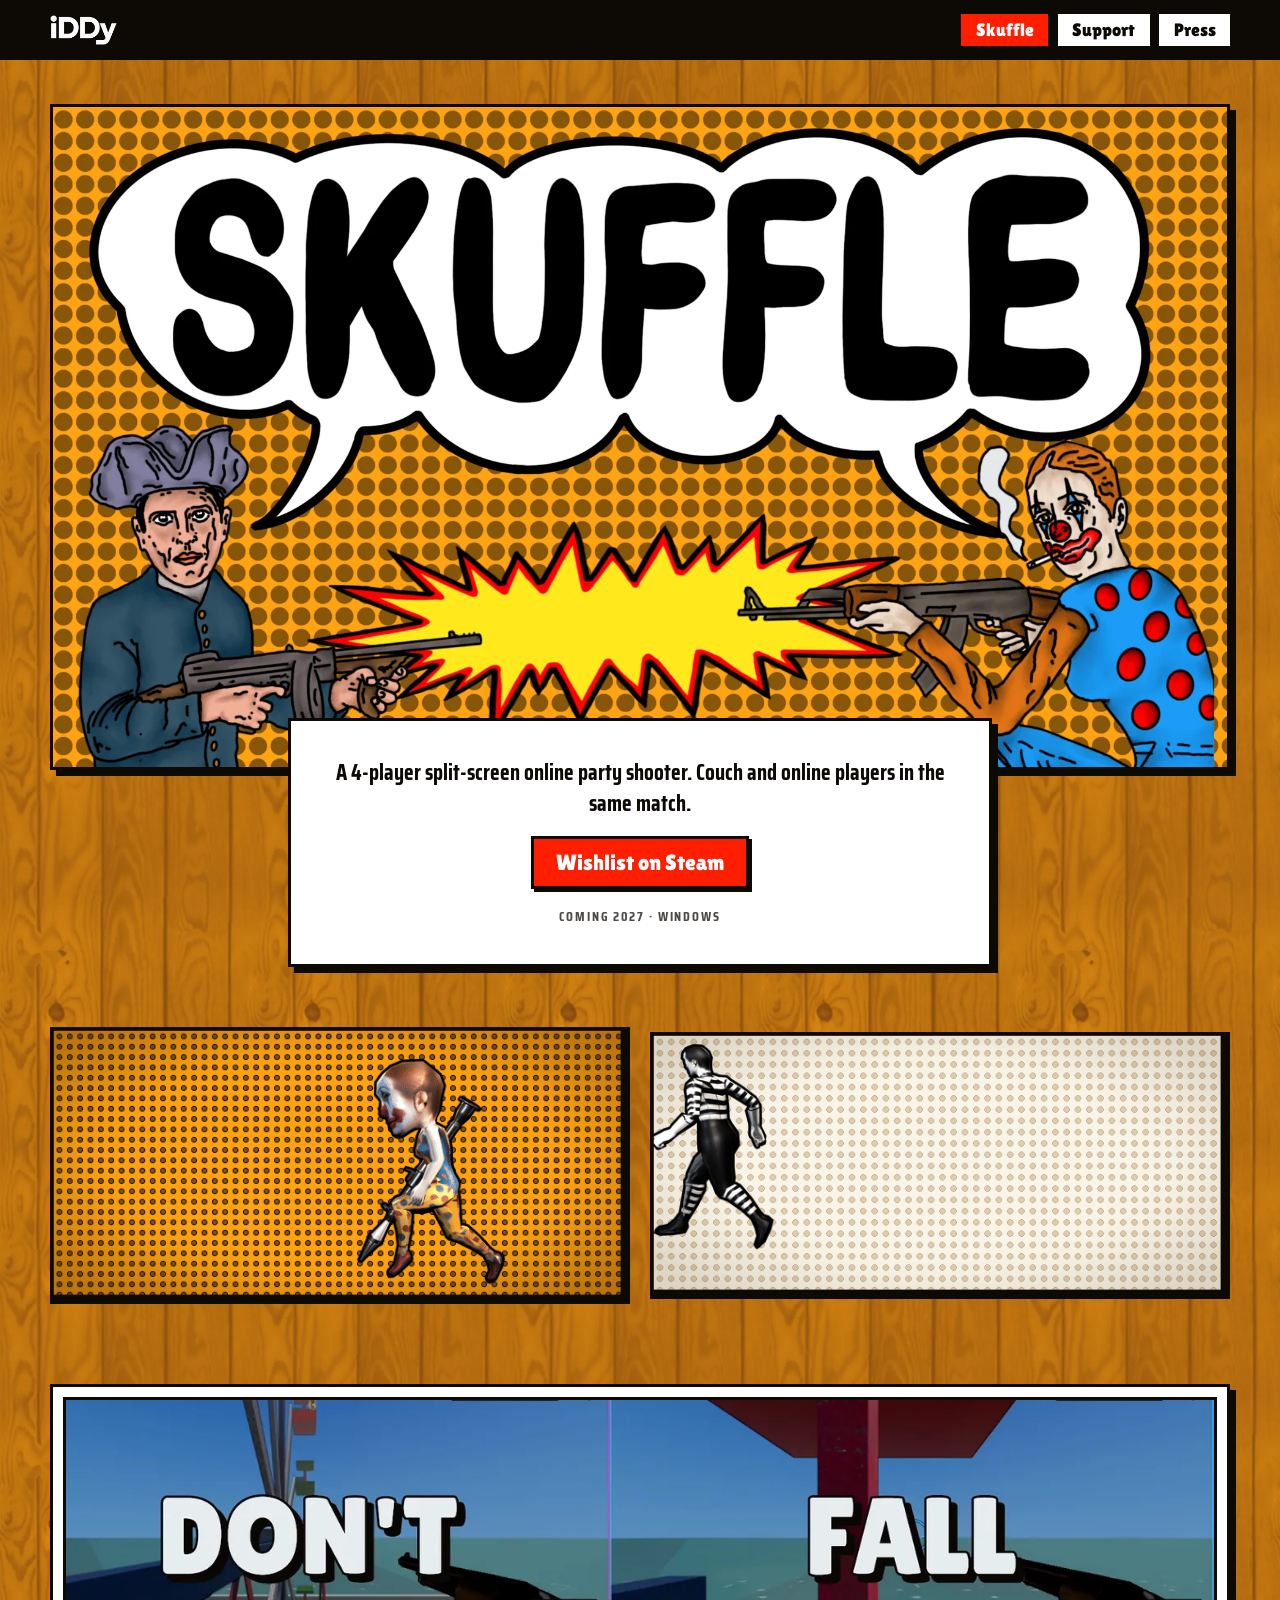
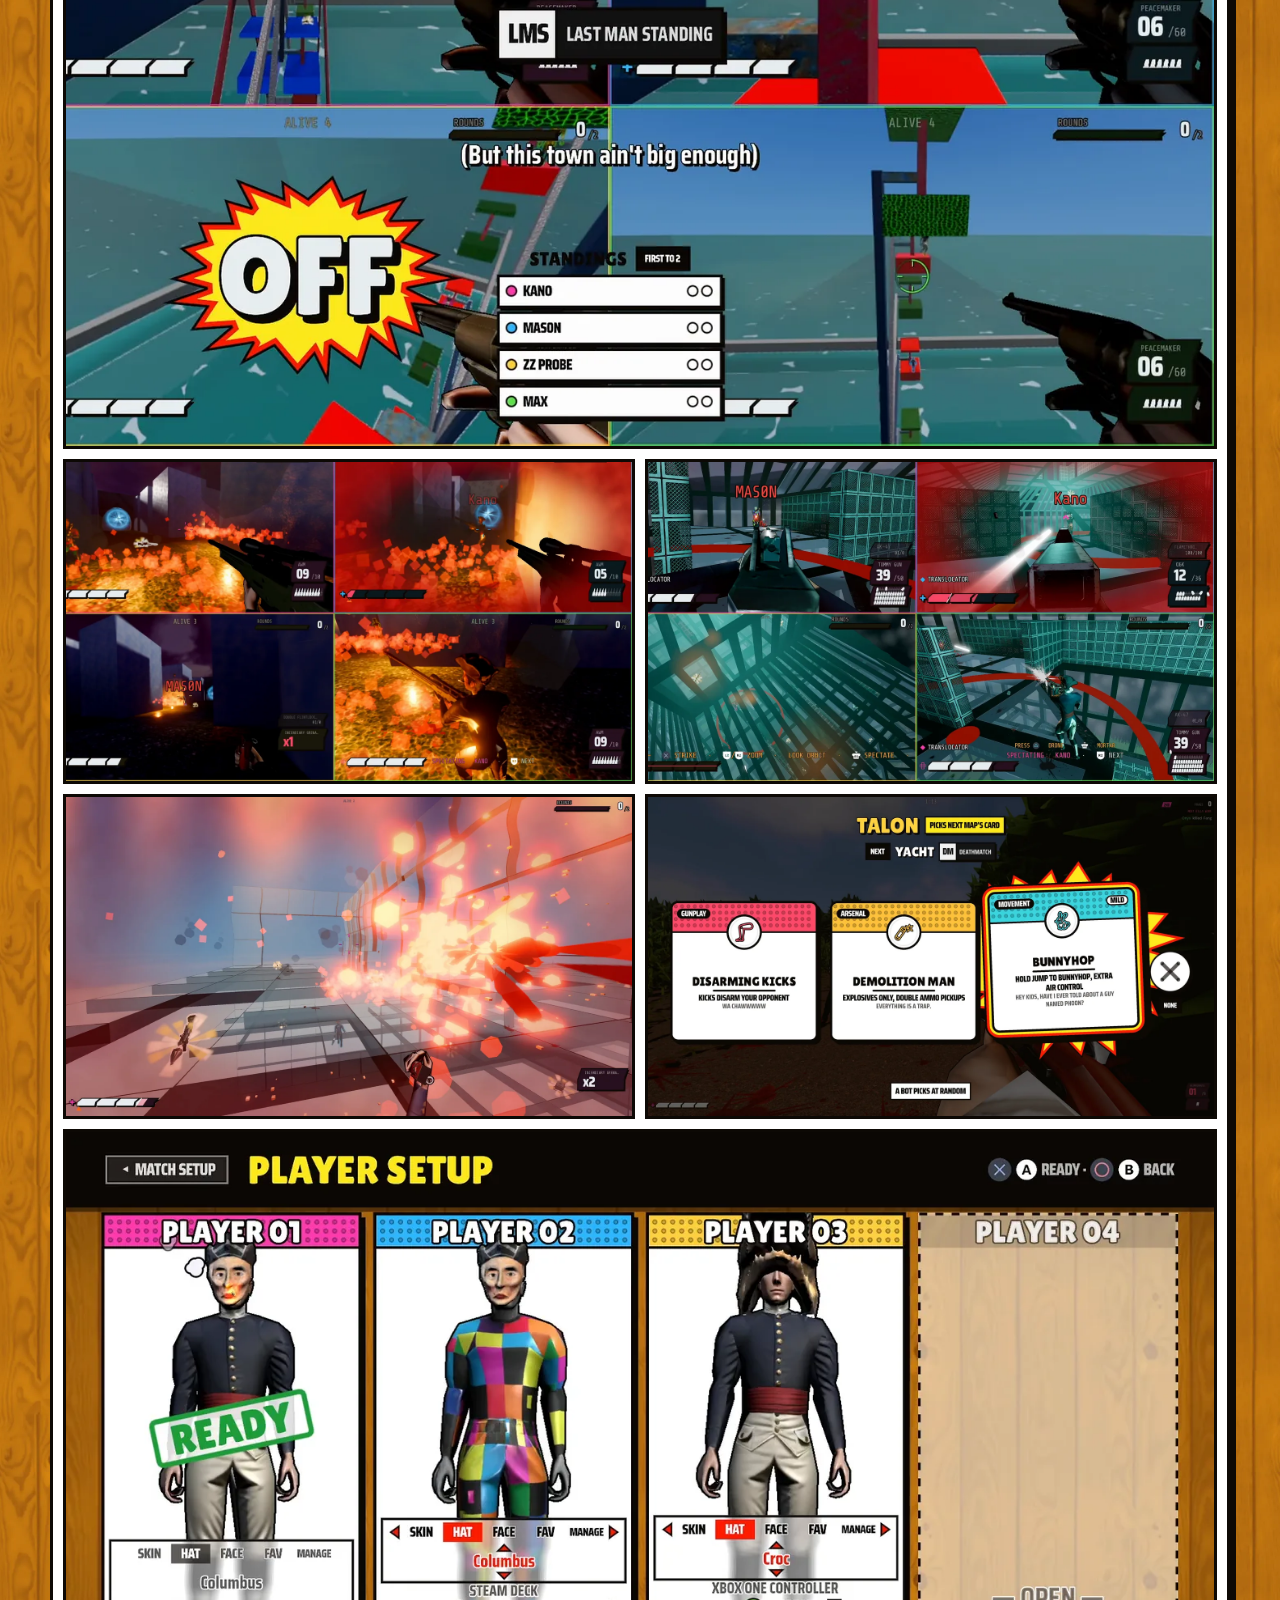
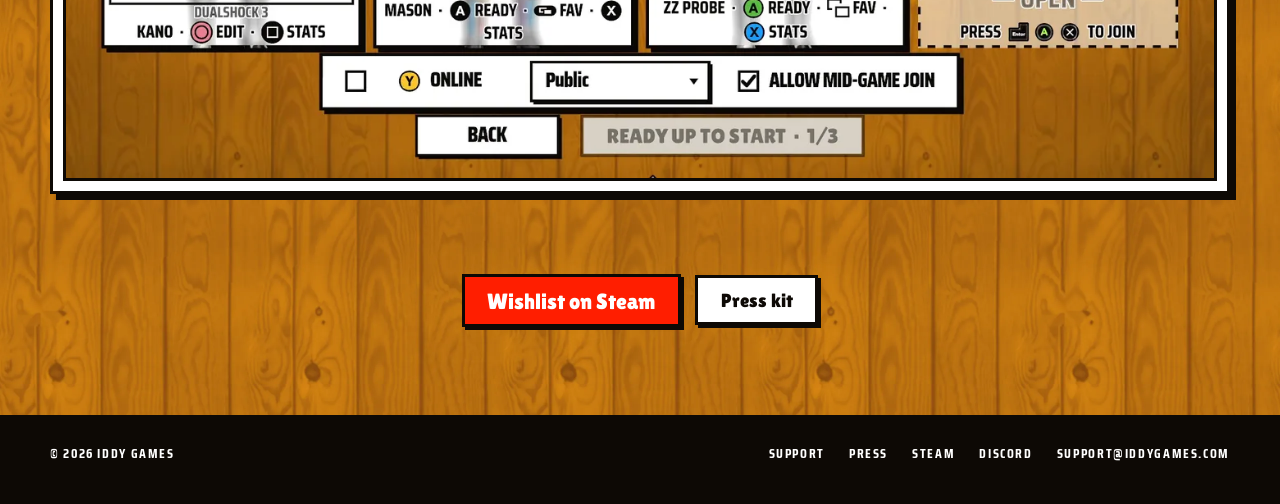
<file: index.html>
<!doctype html>
<html lang="en">
<head>
<meta charset="utf-8">
<meta name="viewport" content="width=device-width, initial-scale=1">
<title>Skuffle — iddy Games</title>
<meta name="description" content="Skuffle is a 4-player split-screen online party shooter. Couch and online players in the same match. Wishlist on Steam.">
<meta property="og:title" content="Skuffle — iddy Games">
<meta property="og:description" content="4-player split-screen online party shooter. Couch and online players in the same match.">
<meta property="og:type" content="website">
<meta property="og:url" content="https://iddygames.com/">
<meta property="og:image" content="https://iddygames.com/assets/img/og-keyart.jpg">
<meta property="og:image:width" content="1200">
<meta property="og:image:height" content="675">
<meta name="twitter:card" content="summary_large_image">
<link rel="preload" href="assets/fonts/LilitaOne-Regular.woff2" as="font" type="font/woff2" crossorigin>
<link rel="stylesheet" href="assets/css/site.css">
</head>
<body>
<a class="skip" href="#main">Skip to content</a>

<div class="topbar">
<header class="wrap masthead">
  <a class="brand" href="/">
    <img src="assets/img/iddy-logo.webp" alt="iddy Games" width="1008" height="457">
  </a>
  <nav class="nav" aria-label="Main">
    <a href="/" aria-current="page">Skuffle</a>
    <a href="support.html">Support</a>
    <a href="press.html">Press</a>
  </nav>
</header>
</div>

<main id="main">

  <section class="hero wrap">
    <h1 class="sr-only">Skuffle</h1>
    <figure class="hero-art">
      <img src="assets/img/keyart.webp" width="1920" height="1080" fetchpriority="high"
           alt="Skuffle key art: the speech-bubble wordmark over an orange halftone, a man in a beret firing a tommy gun at a smoking clown with a rifle, a muzzle burst between them.">
    </figure>
    <div class="paper stack hero-caption">
      <p class="lede">A 4-player split-screen online party shooter. Couch and online
      players in the same match.</p>
      <div class="cta-row">
        <a class="btn btn-primary" href="https://store.steampowered.com/app/4816860/Skuffle/">Wishlist on Steam</a>
      </div>
      <p class="status">Coming 2027 &middot; Windows</p>
    </div>
  </section>

  <section class="section wrap">
    <div class="romp" aria-hidden="true">
      <img src="assets/img/runners.gif" width="616" height="295" alt="" loading="lazy">
      <img src="assets/img/walkbys.gif" width="616" height="284" alt="" loading="lazy">
    </div>
  </section>

  <section class="section">
    <div class="wrap">
      <div class="shots">
        <figure class="shot shot-wide">
          <img src="assets/img/shot-intro.webp" width="1400" height="788" loading="lazy"
               alt="The round intro over four-player split-screen on Ferris: the words DON'T FALL OFF across the panes, with the Last Man Standing badge and standings.">
        </figure>
        <figure class="shot">
          <img src="assets/img/shot-ice-fire.webp" width="1400" height="788" loading="lazy"
               alt="Four-player split-screen in a dark arena, a sniper rifle in hand and a line of fire burning across the ground.">
        </figure>
        <figure class="shot">
          <img src="assets/img/shot-glass-house.webp" width="1400" height="788" loading="lazy"
               alt="Four-player split-screen in the teal and red Glass House, with a muzzle flash down a long walkway and player names over the targets.">
        </figure>
        <figure class="shot">
          <img src="assets/img/shot-glass-fireball.webp" width="1400" height="788" loading="lazy"
               alt="A fireball and red blood spray bursting across a glass-floored arena.">
        </figure>
        <figure class="shot">
          <img src="assets/img/shot-draft.webp" width="1400" height="788" loading="lazy"
               alt="The mutator card draft: a player picks one of three comic-style cards for the next map, with a none option beside them.">
        </figure>
        <figure class="shot shot-wide">
          <img src="assets/img/shot-lobby.webp" width="1400" height="788" loading="lazy"
               alt="The Player Setup lobby: comic-style cards for each player showing their customised character, one stamped READY.">
        </figure>
      </div>
    </div>
  </section>

  <section class="section wrap">
    <div class="cta-row" style="justify-content: center;">
      <a class="btn btn-primary" href="https://store.steampowered.com/app/4816860/Skuffle/">Wishlist on Steam</a>
      <a class="btn" href="press.html">Press kit</a>
    </div>
  </section>

</main>

<div class="footbar">
<footer class="wrap foot">
  <p>&copy; 2026 iddy Games</p>
  <ul>
    <li><a href="support.html">Support</a></li>
    <li><a href="press.html">Press</a></li>
    <li><a href="https://store.steampowered.com/app/4816860/Skuffle/">Steam</a></li>
    <li><a href="https://discord.gg/jkMEAwyV5S">Discord</a></li>
    <li><a href="mailto:support@iddygames.com">support@iddygames.com</a></li>
  </ul>
</footer>
</div>

</body>
</html>
</file>
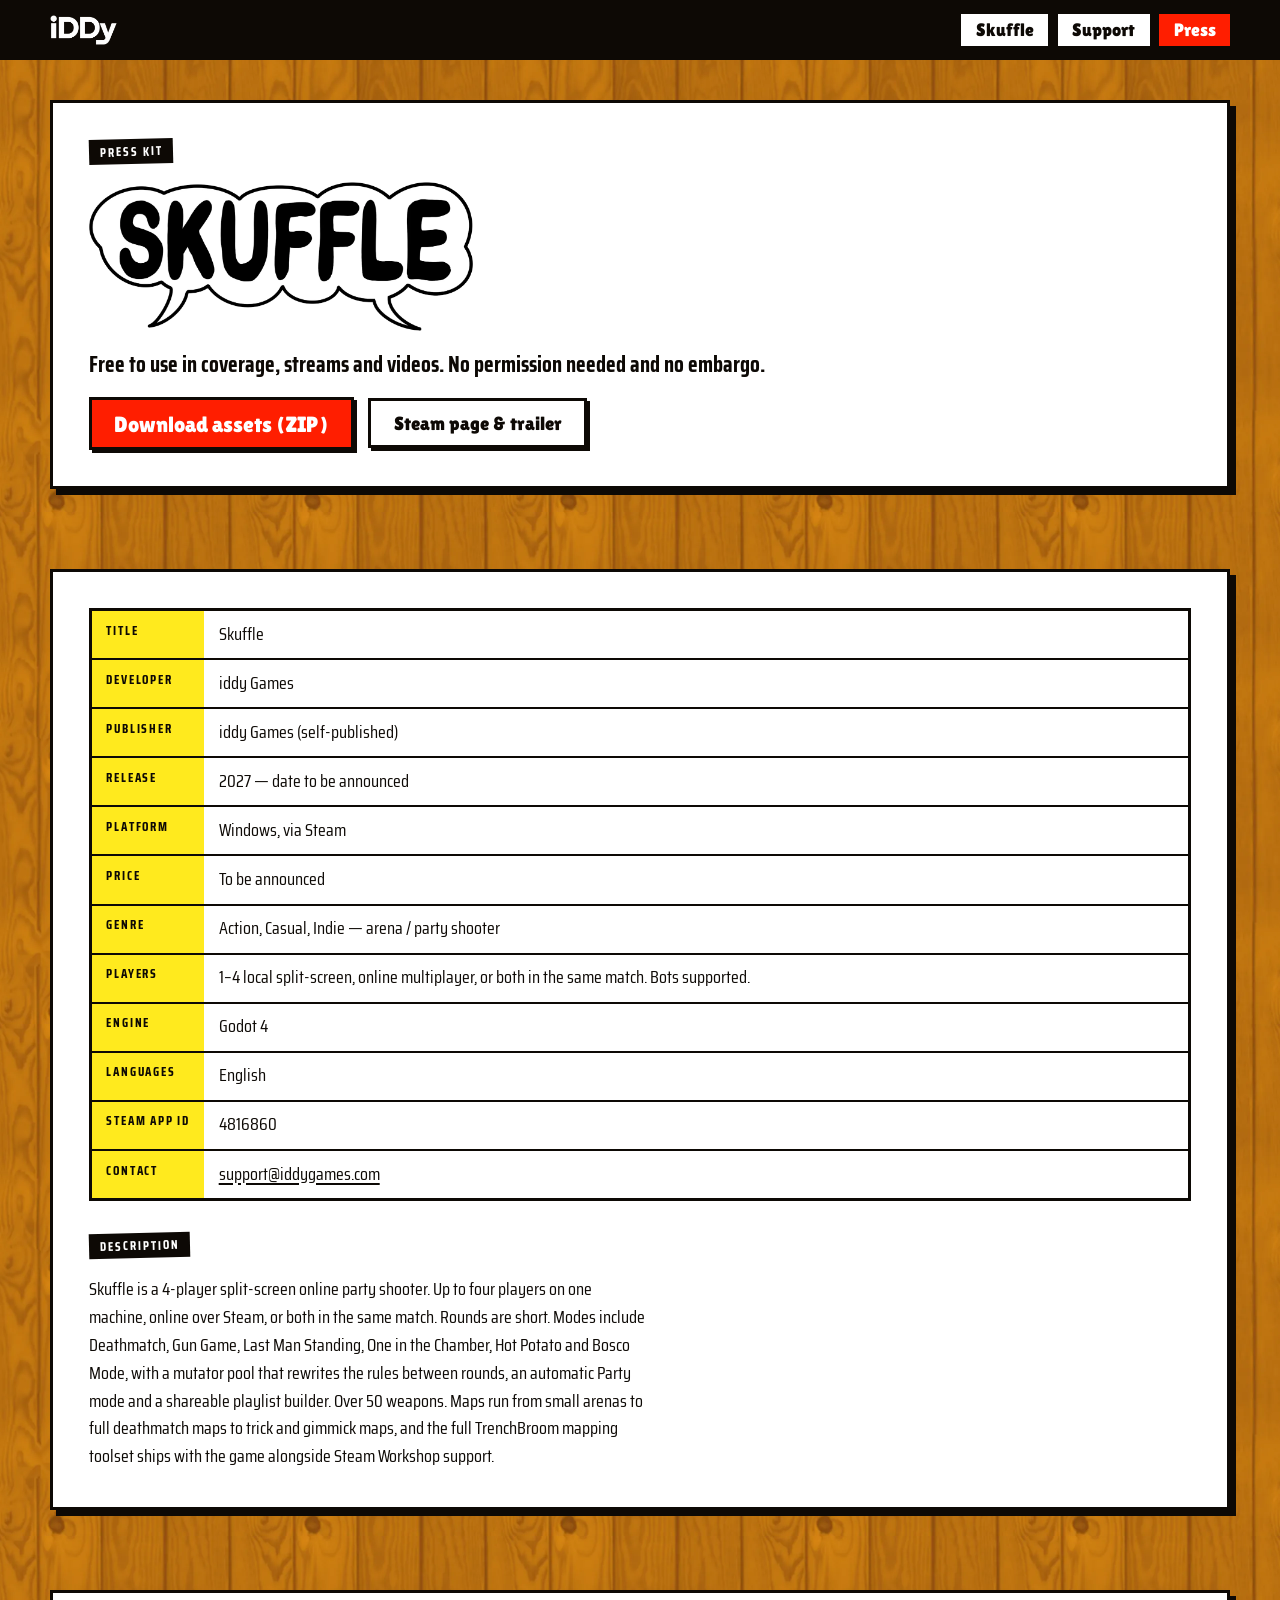
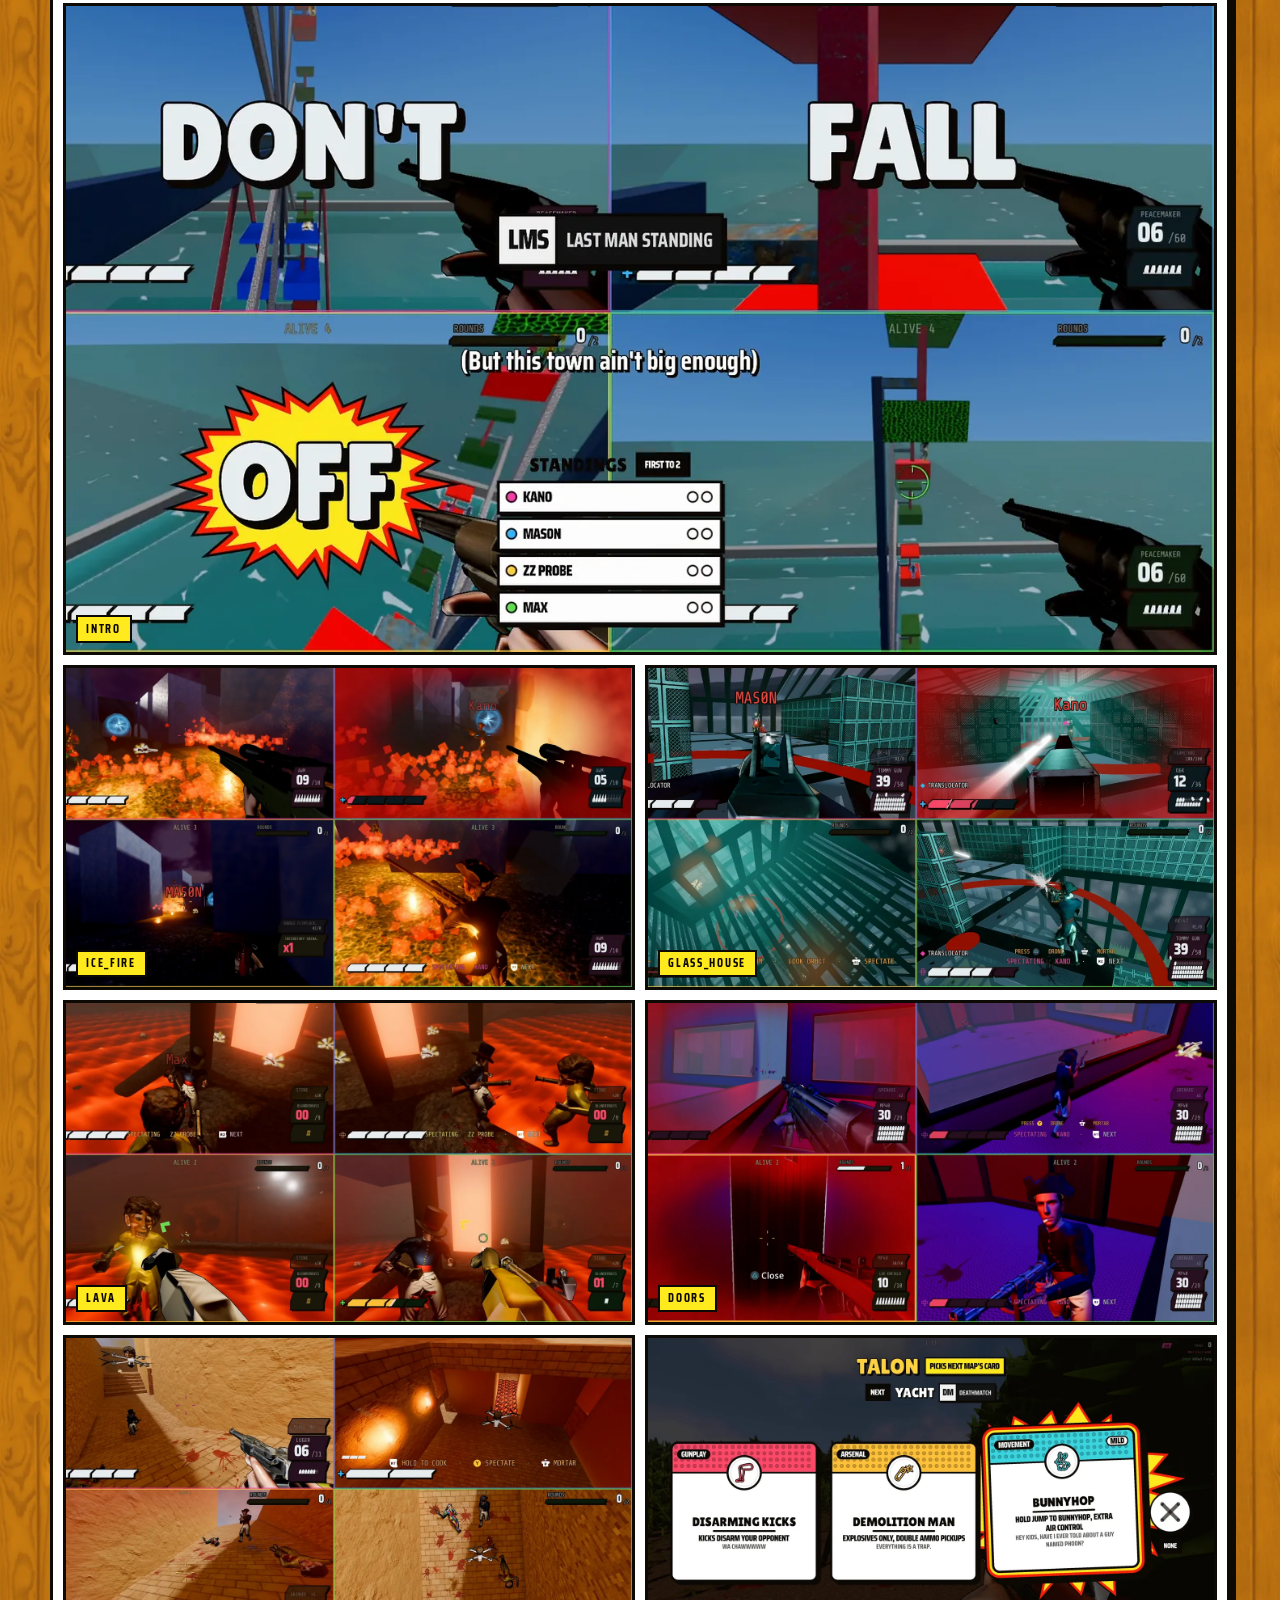
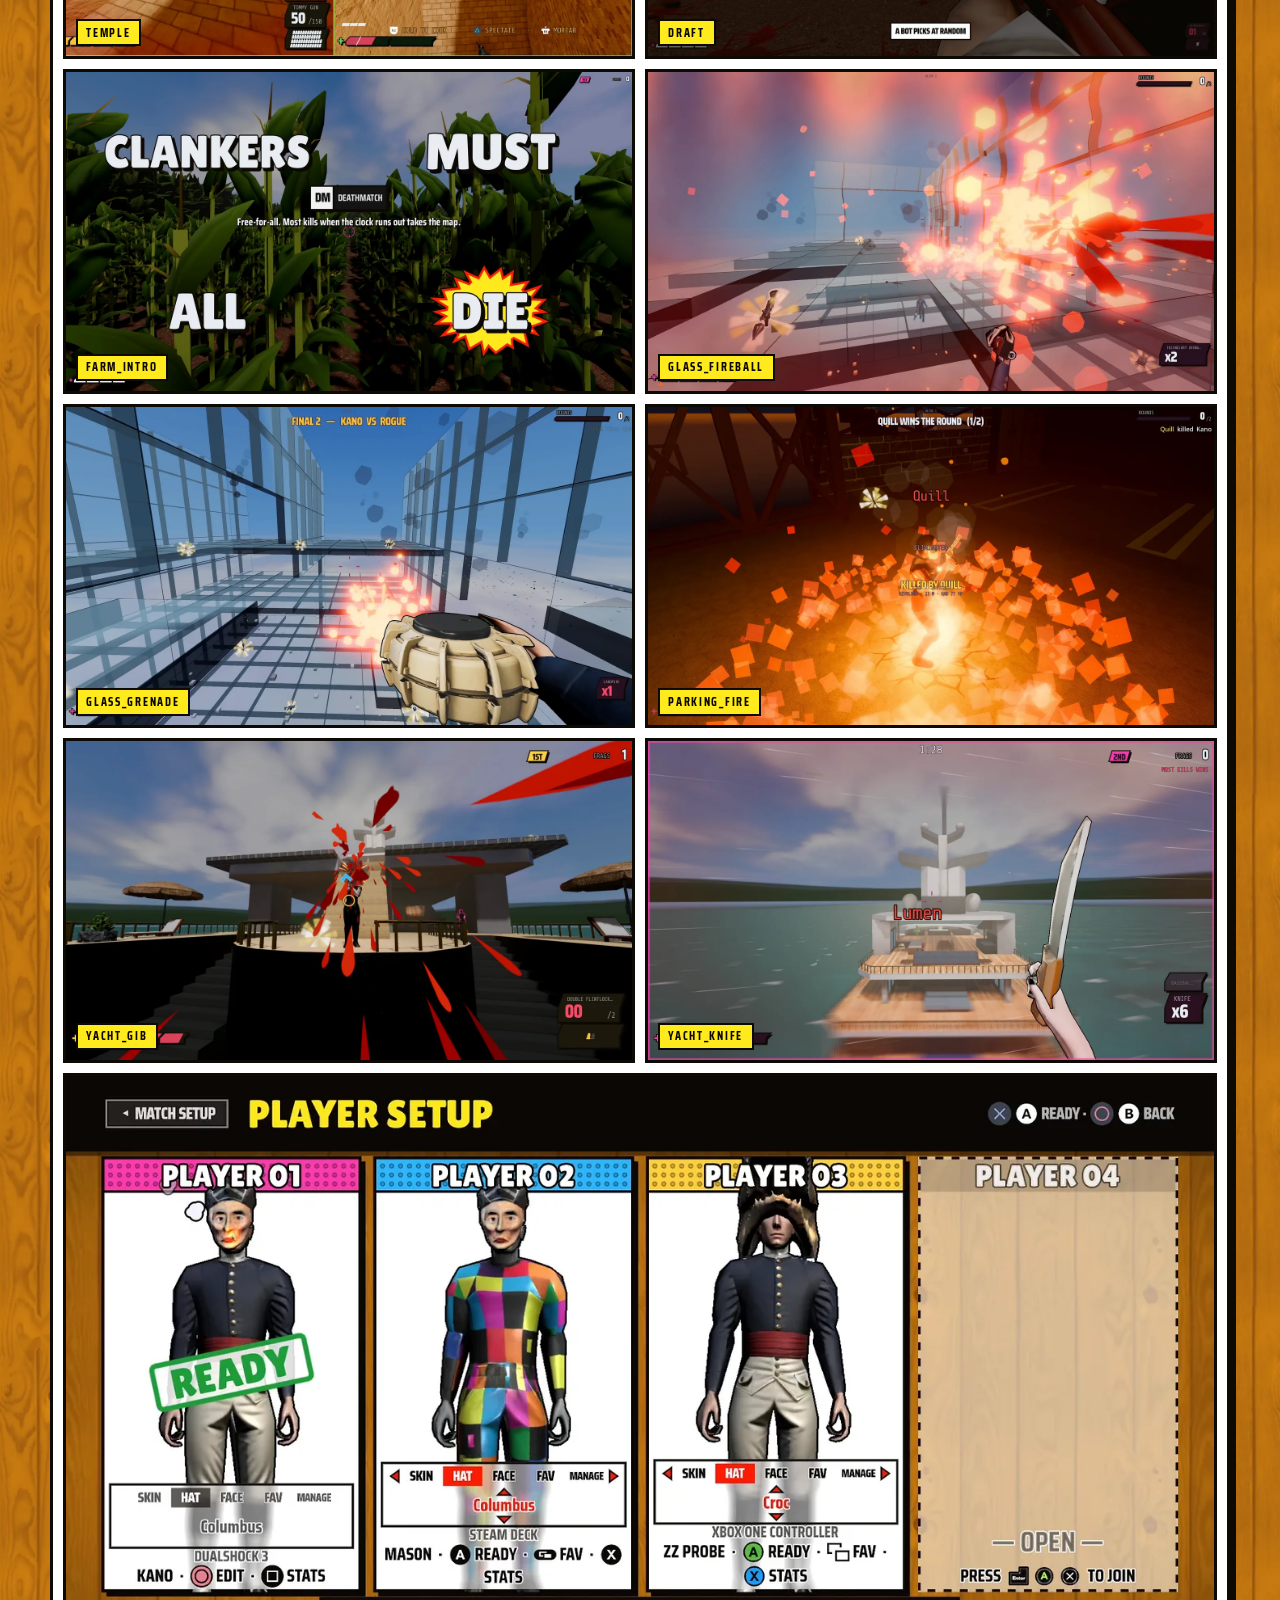
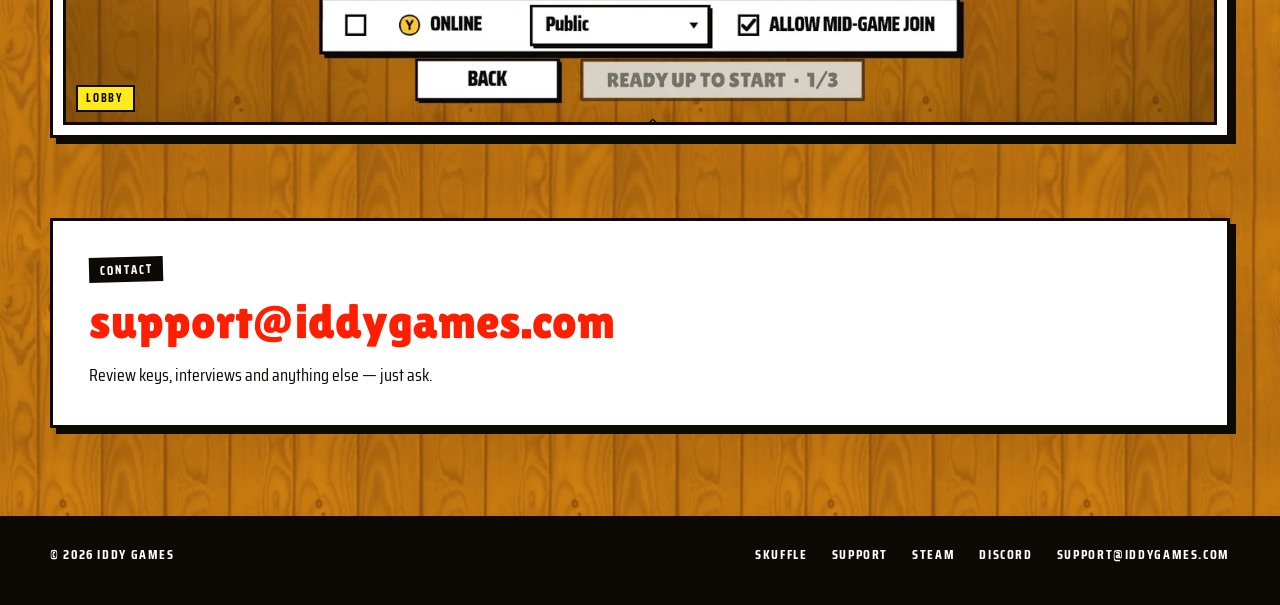
<file: press.html>
<!doctype html>
<html lang="en">
<head>
<meta charset="utf-8">
<meta name="viewport" content="width=device-width, initial-scale=1">
<title>Press kit — Skuffle — iddy Games</title>
<meta name="description" content="Press kit for Skuffle: fact sheet, description, screenshots and contact details.">
<link rel="preload" href="assets/fonts/LilitaOne-Regular.woff2" as="font" type="font/woff2" crossorigin>
<link rel="stylesheet" href="assets/css/site.css">
</head>
<body>
<a class="skip" href="#main">Skip to content</a>

<div class="topbar">
<header class="wrap masthead">
  <a class="brand" href="/">
    <img src="assets/img/iddy-logo.webp" alt="iddy Games" width="1008" height="457">
  </a>
  <nav class="nav" aria-label="Main">
    <a href="/">Skuffle</a>
    <a href="support.html">Support</a>
    <a href="press.html" aria-current="page">Press</a>
  </nav>
</header>
</div>

<main id="main">

  <section class="wrap section">
    <div class="paper stack page-head">
      <p class="label">Press kit</p>
      <h1 class="sr-only">Skuffle press kit</h1>
      <img class="logo" src="assets/img/skuffle-logo.webp" width="1278" height="497" alt="Skuffle">
      <p class="lede">Free to use in coverage, streams and videos. No permission needed and
      no embargo.</p>
      <div class="cta-row">
        <a class="btn btn-primary" href="https://github.com/kem828/iddygames-site/releases/latest/download/skuffle-press-assets.zip">Download assets (ZIP)</a>
        <a class="btn" href="https://store.steampowered.com/app/4816860/Skuffle/">Steam page &amp; trailer</a>
      </div>
    </div>
  </section>

  <section class="wrap section">
    <div class="paper stack-lg">
    <dl class="specs">
      <dt>Title</dt>          <dd>Skuffle</dd>
      <dt>Developer</dt>      <dd>iddy Games</dd>
      <dt>Publisher</dt>      <dd>iddy Games (self-published)</dd>
      <dt>Release</dt>        <dd>2027 &mdash; date to be announced</dd>
      <dt>Platform</dt>       <dd>Windows, via Steam</dd>
      <dt>Price</dt>          <dd>To be announced</dd>
      <dt>Genre</dt>          <dd>Action, Casual, Indie &mdash; arena / party shooter</dd>
      <dt>Players</dt>        <dd>1&ndash;4 local split-screen, online multiplayer, or both in the same match. Bots supported.</dd>
      <dt>Engine</dt>         <dd>Godot 4</dd>
      <dt>Languages</dt>      <dd>English</dd>
      <dt>Steam App ID</dt>   <dd>4816860</dd>
      <dt>Contact</dt>        <dd><a href="mailto:support@iddygames.com">support@iddygames.com</a></dd>
    </dl>
    <div class="stack">
      <p class="label">Description</p>
      <p>Skuffle is a 4-player split-screen online party shooter. Up to four players on one
      machine, online over Steam, or both in the same match. Rounds are short. Modes include
      Deathmatch, Gun Game, Last Man Standing, One in the Chamber, Hot Potato and Bosco
      Mode, with a mutator pool that rewrites the rules between rounds, an automatic Party
      mode and a shareable playlist builder. Over 50 weapons. Maps run from small arenas to
      full deathmatch maps to trick and gimmick maps, and the full TrenchBroom mapping
      toolset ships with the game alongside Steam Workshop support.</p>
    </div>
    </div>
  </section>

  <section class="section">
    <div class="wrap">
      <div class="shots">
        <figure class="shot shot-wide">
          <img src="assets/img/shot-intro.webp" width="1400" height="788" loading="lazy"
               alt="The round intro over four-player split-screen on Ferris: the words DON'T FALL OFF across the panes, with the Last Man Standing badge and standings.">
          <figcaption>intro</figcaption>
        </figure>
        <figure class="shot">
          <img src="assets/img/shot-ice-fire.webp" width="1400" height="788" loading="lazy"
               alt="Four-player split-screen in a dark arena, a sniper rifle in hand and a line of fire burning across the ground.">
          <figcaption>ice_fire</figcaption>
        </figure>
        <figure class="shot">
          <img src="assets/img/shot-glass-house.webp" width="1400" height="788" loading="lazy"
               alt="Four-player split-screen in the teal and red Glass House, with a muzzle flash down a long walkway and player names over the targets.">
          <figcaption>glass_house</figcaption>
        </figure>
        <figure class="shot">
          <img src="assets/img/shot-lava.webp" width="1400" height="788" loading="lazy"
               alt="Four-player split-screen on rocks in a lake of lava, big-headed players with blunderbusses around a glowing pillar.">
          <figcaption>lava</figcaption>
        </figure>
        <figure class="shot">
          <img src="assets/img/shot-doors.webp" width="1400" height="788" loading="lazy"
               alt="Four-player split-screen in a red and purple neon arena, a player in a tricorn hat smoking a cigarette with a gun in hand.">
          <figcaption>doors</figcaption>
        </figure>
        <figure class="shot">
          <img src="assets/img/shot-temple.webp" width="1400" height="788" loading="lazy"
               alt="Four-player split-screen in a sandstone temple, blood on the bricks and a drone hovering overhead.">
          <figcaption>temple</figcaption>
        </figure>
        <figure class="shot">
          <img src="assets/img/shot-draft.webp" width="1400" height="788" loading="lazy"
               alt="The mutator card draft: a player picks one of three comic-style cards for the next map, with a none option beside them.">
          <figcaption>draft</figcaption>
        </figure>
        <figure class="shot">
          <img src="assets/img/shot-farm-intro.webp" width="1400" height="788" loading="lazy"
               alt="The round intro in a corn field: the words CLANKERS MUST ALL DIE with the Deathmatch badge.">
          <figcaption>farm_intro</figcaption>
        </figure>
        <figure class="shot">
          <img src="assets/img/shot-glass-fireball.webp" width="1400" height="788" loading="lazy"
               alt="A fireball and red blood spray bursting across a glass-floored arena.">
          <figcaption>glass_fireball</figcaption>
        </figure>
        <figure class="shot">
          <img src="assets/img/shot-glass-grenade.webp" width="1400" height="788" loading="lazy"
               alt="First-person view holding a landmine on a glass floor, an explosion ahead, during a final two.">
          <figcaption>glass_grenade</figcaption>
        </figure>
        <figure class="shot">
          <img src="assets/img/shot-parking-fire.webp" width="1400" height="788" loading="lazy"
               alt="A player engulfed in an orange fireball at the end of a round, with a kill banner above.">
          <figcaption>parking_fire</figcaption>
        </figure>
        <figure class="shot">
          <img src="assets/img/shot-yacht-gib.webp" width="1400" height="788" loading="lazy"
               alt="A player bursting into red gibs on the deck of a yacht at sea.">
          <figcaption>yacht_gib</figcaption>
        </figure>
        <figure class="shot">
          <img src="assets/img/shot-yacht-knife.webp" width="1400" height="788" loading="lazy"
               alt="First-person view with a throwing knife, sprinting across a yacht towards a named opponent.">
          <figcaption>yacht_knife</figcaption>
        </figure>
        <figure class="shot shot-wide">
          <img src="assets/img/shot-lobby.webp" width="1400" height="788" loading="lazy"
               alt="The Player Setup lobby: comic-style cards for each player showing their customised character, one stamped READY.">
          <figcaption>lobby</figcaption>
        </figure>
      </div>
    </div>
  </section>

  <section class="wrap section">
    <div class="paper contact">
      <p class="label">Contact</p>
      <a class="mail" href="mailto:support@iddygames.com">support@iddygames.com</a>
      <p>Review keys, interviews and anything else &mdash; just ask.</p>
    </div>
  </section>

</main>

<div class="footbar">
<footer class="wrap foot">
  <p>&copy; 2026 iddy Games</p>
  <ul>
    <li><a href="/">Skuffle</a></li>
    <li><a href="support.html">Support</a></li>
    <li><a href="https://store.steampowered.com/app/4816860/Skuffle/">Steam</a></li>
    <li><a href="https://discord.gg/jkMEAwyV5S">Discord</a></li>
    <li><a href="mailto:support@iddygames.com">support@iddygames.com</a></li>
  </ul>
</footer>
</div>

</body>
</html>
</file>
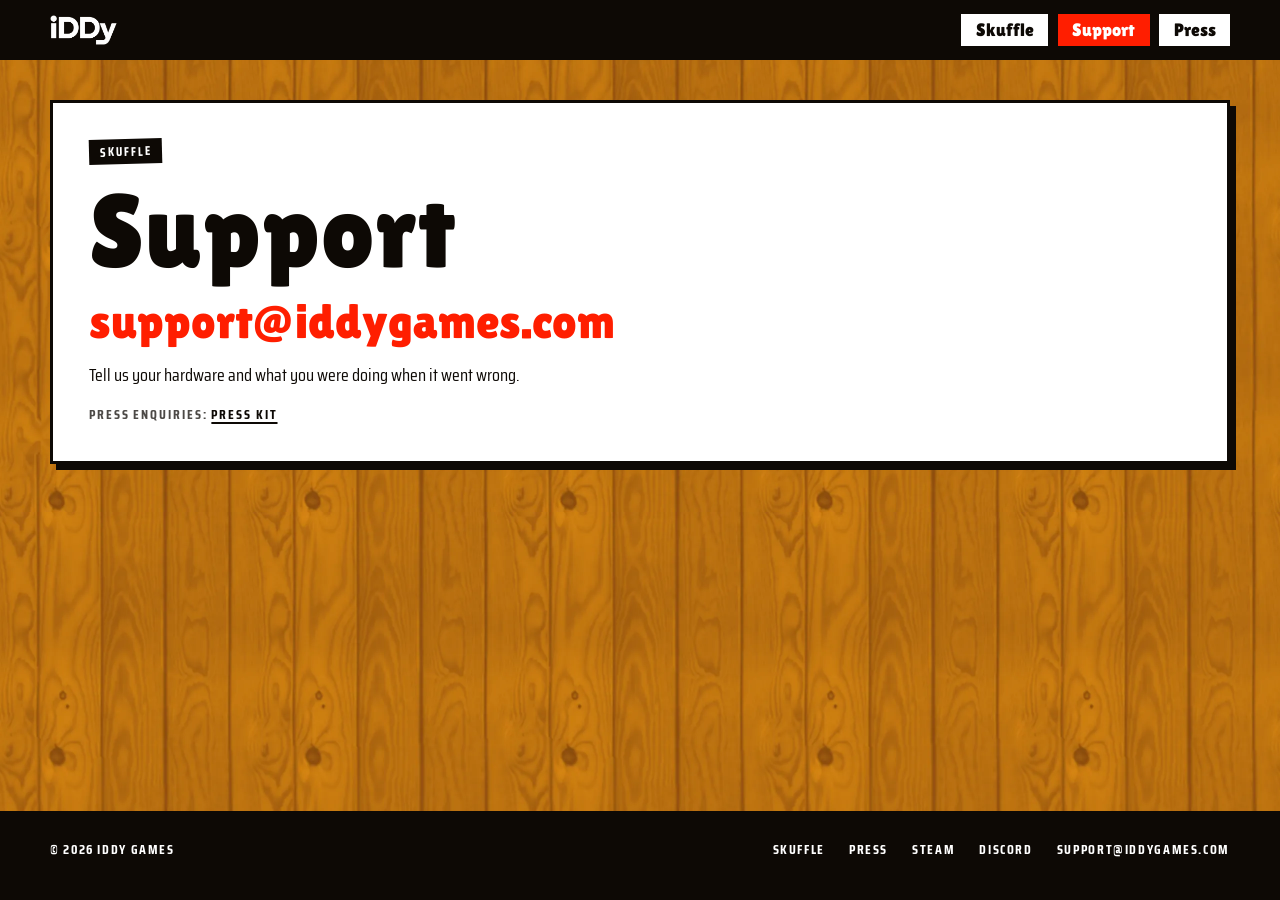
<file: support.html>
<!doctype html>
<html lang="en">
<head>
<meta charset="utf-8">
<meta name="viewport" content="width=device-width, initial-scale=1">
<title>Support — Skuffle — iddy Games</title>
<meta name="description" content="Support for Skuffle. Contact iddy Games.">
<link rel="preload" href="assets/fonts/LilitaOne-Regular.woff2" as="font" type="font/woff2" crossorigin>
<link rel="stylesheet" href="assets/css/site.css">
</head>
<body>
<a class="skip" href="#main">Skip to content</a>

<div class="topbar">
<header class="wrap masthead">
  <a class="brand" href="/">
    <img src="assets/img/iddy-logo.webp" alt="iddy Games" width="1008" height="457">
  </a>
  <nav class="nav" aria-label="Main">
    <a href="/">Skuffle</a>
    <a href="support.html" aria-current="page">Support</a>
    <a href="press.html">Press</a>
  </nav>
</header>
</div>

<main id="main">

  <section class="wrap section">
    <div class="paper stack contact">
      <p class="label">Skuffle</p>
      <h1>Support</h1>
      <a class="mail" href="mailto:support@iddygames.com">support@iddygames.com</a>
      <p>Tell us your hardware and what you were doing when it went wrong.</p>
      <p class="status">Press enquiries: <a href="press.html">press kit</a></p>
    </div>
  </section>

</main>

<div class="footbar">
<footer class="wrap foot">
  <p>&copy; 2026 iddy Games</p>
  <ul>
    <li><a href="/">Skuffle</a></li>
    <li><a href="press.html">Press</a></li>
    <li><a href="https://store.steampowered.com/app/4816860/Skuffle/">Steam</a></li>
    <li><a href="https://discord.gg/jkMEAwyV5S">Discord</a></li>
    <li><a href="mailto:support@iddygames.com">support@iddygames.com</a></li>
  </ul>
</footer>
</div>

</body>
</html>
</file>
<file: assets/css/site.css>
/* ==========================================================================
   iddygames.com — the comic-page look of Skuffle's 2026-10 rebrand: ink
   outlines with a hard offset shadow, white paper, orange halftone, wood,
   one yellow/red burst. Tokens are the game's ComicPalette
   (Zambie/ui/theme/comic_palette.gd), so the site and the game read as one.
   ========================================================================== */

@font-face {
  font-family: "Lilita One";
  src: url("../fonts/LilitaOne-Regular.woff2") format("woff2");
  font-weight: 400; font-style: normal; font-display: swap;
}
@font-face {
  font-family: "Saira Condensed";
  src: url("../fonts/SairaCondensed-Regular.woff2") format("woff2");
  font-weight: 400; font-style: normal; font-display: swap;
}
@font-face {
  font-family: "Saira Condensed";
  src: url("../fonts/SairaCondensed-Bold.woff2") format("woff2");
  font-weight: 700; font-style: normal; font-display: swap;
}

:root {
  /* ComicPalette */
  --orange:  #ffa312;   /* halftone ground */
  --dot:     #865609;   /* halftone dot */
  --burst:   #ffea1e;   /* burst yellow */
  --red:     #ff1e00;   /* burst edge red */
  --ink:     #0d0905;
  --paper:   #ffffff;
  --ink-soft:  rgba(13, 9, 5, 0.74);

  /* Seat hues (HudPalette) */
  --p1: #ff3db0;
  --p2: #2fb8ff;
  --p3: #ffd23f;
  --p4: #5ee34a;

  --line:   3px;                     /* ink outline */
  --shadow: 6px 6px 0 var(--ink);    /* hard, unblurred, down-right */
  --shadow-sm: 3px 3px 0 var(--ink);

  /* Lilita One is the general-use header face. */
  --font-display: "Lilita One", "Arial Rounded MT Bold", "Arial Black", sans-serif;
  --font-body:    "Saira Condensed", "Roboto Condensed", system-ui, sans-serif;

  --measure: 62ch;
  --gutter: clamp(1rem, 4vw, 3rem);
  --wrap: 1180px;

  color-scheme: light;
}

*, *::before, *::after { box-sizing: border-box; }

html { -webkit-text-size-adjust: 100%; }

body {
  margin: 0;
  color: var(--ink);
  font-family: var(--font-body);
  font-size: clamp(1rem, 0.95rem + 0.25vw, 1.125rem);
  line-height: 1.55;
  min-height: 100vh;
  display: flex; flex-direction: column;
  /* Wood, like the game's calm menu screens. */
  background: #b8650e url("../img/wood.webp") center top / 512px 512px repeat;
}

img { max-width: 100%; height: auto; display: block; }

main { flex: 1; }

a { color: var(--ink); text-decoration-thickness: 2px; text-underline-offset: 3px; }
a:hover { color: var(--red); }

:focus-visible {
  outline: 3px solid var(--burst);
  outline-offset: 2px;
  box-shadow: 0 0 0 5px var(--ink);
}

/* ── Typography ─────────────────────────────────────────────────────────── */

h1, h2, h3 {
  font-family: var(--font-display);
  font-weight: 400;
  letter-spacing: 0.01em;
  line-height: 1;
  text-wrap: balance;
  margin: 0;
}

h1 { font-size: clamp(3rem, 9vw, 6.5rem); }
h2 { font-size: clamp(2.25rem, 5vw, 3.5rem); }
h3 { font-size: clamp(1.4rem, 2.4vw, 1.9rem); }

p { margin: 0; max-width: var(--measure); }

/* Ink tape: a label printed light on an ink strip, the game's caption idiom. */
.label {
  display: inline-block; align-self: flex-start;
  font-family: var(--font-body); font-weight: 700;
  font-size: 0.8rem; letter-spacing: 0.16em; text-transform: uppercase;
  color: var(--paper); background: var(--ink);
  padding: 0.2rem 0.65rem 0.15rem;
  margin: 0;
  transform: rotate(-1.5deg);
}

.lede { font-size: 1.25em; font-weight: 700; line-height: 1.35; }

.sr-only {
  position: absolute; width: 1px; height: 1px; overflow: hidden;
  clip: rect(0 0 0 0); clip-path: inset(50%); white-space: nowrap;
}

/* ── Layout primitives ──────────────────────────────────────────────────── */

.wrap {
  width: min(100% - var(--gutter) * 2, var(--wrap));
  margin-inline: auto;
}

.section { padding-block: clamp(1.25rem, 3.5vw, 2.5rem); }

.stack { display: flex; flex-direction: column; gap: 1.1rem; }
.stack-lg { display: flex; flex-direction: column; gap: 2rem; }

/* Paper: every word on the site sits on paper or ink. */
.paper {
  background: var(--paper);
  border: var(--line) solid var(--ink);
  box-shadow: var(--shadow);
  padding: clamp(1.25rem, 3.5vw, 2.25rem);
}

/* ── Site chrome ────────────────────────────────────────────────────────── */

.skip {
  position: absolute; left: -9999px;
  background: var(--burst); color: var(--ink); font-weight: 700;
  padding: 0.5rem 1rem; border: var(--line) solid var(--ink);
}
.skip:focus { left: 1rem; top: 1rem; z-index: 10; }

.topbar { background: var(--ink); }

.masthead {
  display: flex; flex-wrap: wrap; gap: 0.75rem 2rem;
  align-items: center; justify-content: space-between;
  padding-block: 0.85rem;
}

.brand { display: inline-flex; align-items: center; text-decoration: none; }
.brand img { height: 1.9rem; width: auto; display: block; }

.nav { display: flex; flex-wrap: wrap; gap: 0.6rem; }
.nav a {
  font-family: var(--font-display); font-size: 1.1rem; line-height: 1;
  color: var(--ink); background: var(--paper); text-decoration: none;
  padding: 0.5rem 0.9rem 0.45rem;
  transition: background 0.12s ease, color 0.12s ease;
}
.nav a:hover { background: var(--burst); color: var(--ink); }
.nav a[aria-current="page"] { background: var(--red); color: var(--paper); }

/* ── Hero ───────────────────────────────────────────────────────────────── */

.hero { padding-block: clamp(1.25rem, 4vw, 2.75rem) clamp(0.5rem, 2vw, 1.25rem); }

/* The key art is the hero: it carries the wordmark. */
.hero-art {
  margin: 0;
  border: var(--line) solid var(--ink);
  box-shadow: var(--shadow);
  background: var(--orange);
}
.hero-art img { width: 100%; }

/* Caption box hung off the bottom of the key art, like a comic panel's. */
.hero-caption {
  position: relative;
  margin: calc(-1 * clamp(1.25rem, 4.5vw, 3.25rem)) auto 0;
  width: min(100% - 1.5rem, 44rem);
  text-align: center;
  align-items: center;
}
.hero-caption p { margin-inline: auto; }

.cta-row { display: flex; flex-wrap: wrap; gap: 0.9rem; align-items: center; }
.hero-caption .cta-row { justify-content: center; }

/* Buttons: inked blocks with a hard shadow. Primary is the red block with
   paper words; hover takes the burst's yellow, like the game's focus. */
.btn {
  display: inline-flex; align-items: center; gap: 0.6rem;
  font-family: var(--font-display); font-size: 1.2rem; line-height: 1;
  padding: 0.8rem 1.4rem 0.75rem;
  text-decoration: none;
  color: var(--ink);
  background: var(--paper);
  border: var(--line) solid var(--ink);
  box-shadow: var(--shadow-sm);
  transition: transform 0.12s ease, box-shadow 0.12s ease, background 0.12s ease;
}
.btn:hover {
  background: var(--burst); color: var(--ink);
  transform: translate(-2px, -2px) rotate(-1deg);
  box-shadow: 5px 5px 0 var(--ink);
}
.btn:active { transform: translate(2px, 2px); box-shadow: 1px 1px 0 var(--ink); }

.btn-primary { background: var(--red); color: var(--paper); font-size: 1.4rem; }
.btn-primary:hover { background: var(--burst); color: var(--ink); }

.status {
  font-weight: 700; font-size: 0.85rem;
  letter-spacing: 0.14em; text-transform: uppercase; color: var(--ink-soft);
}

/* ── Seat panels ───────────────────────────────────────────────────────── */

.panels { display: grid; gap: 1.25rem; }
@media (min-width: 700px)  { .panels { grid-template-columns: repeat(2, 1fr); } }
@media (min-width: 1040px) { .panels-4 { grid-template-columns: repeat(4, 1fr); } }

.panel {
  background: var(--paper);
  border: var(--line) solid var(--ink);
  border-top: 10px solid var(--seat, var(--orange));
  box-shadow: var(--shadow);
  padding: 1.25rem 1.2rem 1.5rem;
  display: flex; flex-direction: column; gap: 0.6rem;
}
.panel p { color: var(--ink-soft); font-size: 0.98rem; }

.seat-1 { --seat: var(--p1); }
.seat-2 { --seat: var(--p2); }
.seat-3 { --seat: var(--p3); }
.seat-4 { --seat: var(--p4); }

/* ── Screenshots: inked comic panels on a paper page ────────────────────── */

.shots {
  display: grid; gap: 10px;
  background: var(--paper);
  border: var(--line) solid var(--ink);
  box-shadow: var(--shadow);
  padding: 10px;
}
@media (min-width: 800px) { .shots { grid-template-columns: 1fr 1fr; } }
.shot { position: relative; margin: 0; border: var(--line) solid var(--ink); background: var(--ink); }
.shot img { width: 100%; }
.shot figcaption {
  position: absolute; left: 0.6rem; bottom: 0.6rem;
  font-weight: 700; font-size: 0.75rem;
  letter-spacing: 0.14em; text-transform: uppercase;
  color: var(--ink); background: var(--burst);
  border: 2px solid var(--ink);
  padding: 0.15rem 0.55rem;
}
.shot-wide { grid-column: 1 / -1; }

/* ── Romp: the game's animated character sprites, running across the page
   edges. Decoration only (aria-hidden), paused for reduced motion. ─────── */

.romp { display: grid; gap: 1.25rem; align-items: center; }
@media (min-width: 800px) { .romp { grid-template-columns: 1fr 1fr; } }
.romp img { width: 100%; }

/* ── Split feature block ───────────────────────────────────────────────── */

.split { display: grid; gap: clamp(1.5rem, 4vw, 3rem); align-items: center; }
@media (min-width: 860px) { .split { grid-template-columns: 0.9fr 1.1fr; } }
.split-art img { width: 100%; }

/* ── Page heads (support, press) ───────────────────────────────────────── */

.page-head .logo { width: min(100%, 24rem); }

/* ── Spec list (press fact sheet) ───────────────────────────────────────── */

.specs { margin: 0; display: grid; border: var(--line) solid var(--ink); border-bottom: 0; }
@media (min-width: 620px) { .specs { grid-template-columns: auto 1fr; } }
.specs dt, .specs dd { padding: 0.6rem 0.9rem; border-bottom: 2px solid var(--ink); }
.specs dt {
  font-weight: 700; font-size: 0.8rem;
  letter-spacing: 0.14em; text-transform: uppercase;
  background: var(--burst);
}
.specs dd { margin: 0; }
.specs dd:last-child, .specs dt:nth-last-child(2) { border-bottom-width: var(--line); }

/* ── FAQ ────────────────────────────────────────────────────────────────── */

.faq { display: flex; flex-direction: column; gap: 0.9rem; }

.faq details { background: var(--paper); border: var(--line) solid var(--ink); box-shadow: var(--shadow-sm); }
.faq summary {
  cursor: pointer; list-style: none;
  padding: 0.95rem 1.2rem;
  font-family: var(--font-display); font-size: 1.2rem;
  display: flex; align-items: baseline; gap: 0.9rem;
}
.faq summary::-webkit-details-marker { display: none; }
.faq summary::before { content: "+"; color: var(--red); flex: none; width: 1ch; }
.faq details[open] summary::before { content: "\2212"; }
.faq summary:hover { background: var(--burst); }
.faq .answer { padding: 0 1.2rem 1.2rem 3.05rem; }
.faq .answer p + p { margin-top: 0.8rem; }
.faq .answer p, .faq .answer ul { color: var(--ink-soft); }
.faq .answer ul { margin: 0.6rem 0 0; padding-left: 1.1rem; }
.faq .answer li + li { margin-top: 0.35rem; }

/* ── Contact card ───────────────────────────────────────────────────────── */

.contact { display: flex; flex-direction: column; gap: 0.9rem; }
.contact .mail {
  font-family: var(--font-display);
  font-size: clamp(1.6rem, 5vw, 3rem);
  line-height: 1.05;
  color: var(--red);
  text-decoration: none;
  word-break: break-word;
}
.contact .mail:hover { color: var(--ink); }

/* ── Footer ─────────────────────────────────────────────────────────────── */

.footbar { background: var(--ink); color: var(--paper); margin-top: clamp(1.5rem, 4vw, 3rem); }
.foot {
  padding-block: 1.75rem 2.5rem;
  display: flex; flex-wrap: wrap; gap: 1rem 2rem;
  justify-content: space-between; align-items: baseline;
  font-weight: 700; font-size: 0.85rem;
  letter-spacing: 0.12em; text-transform: uppercase;
}
.foot a { color: var(--paper); text-decoration: none; }
.foot a:hover { color: var(--burst); }
.foot ul { display: flex; flex-wrap: wrap; gap: 1.5rem; list-style: none; margin: 0; padding: 0; }

@media (prefers-reduced-motion: reduce) {
  *, *::before, *::after {
    animation-duration: 0.01ms !important;
    transition-duration: 0.01ms !important;
  }
  .btn:hover { transform: none; }
  .romp { display: none; }
}
</file>
